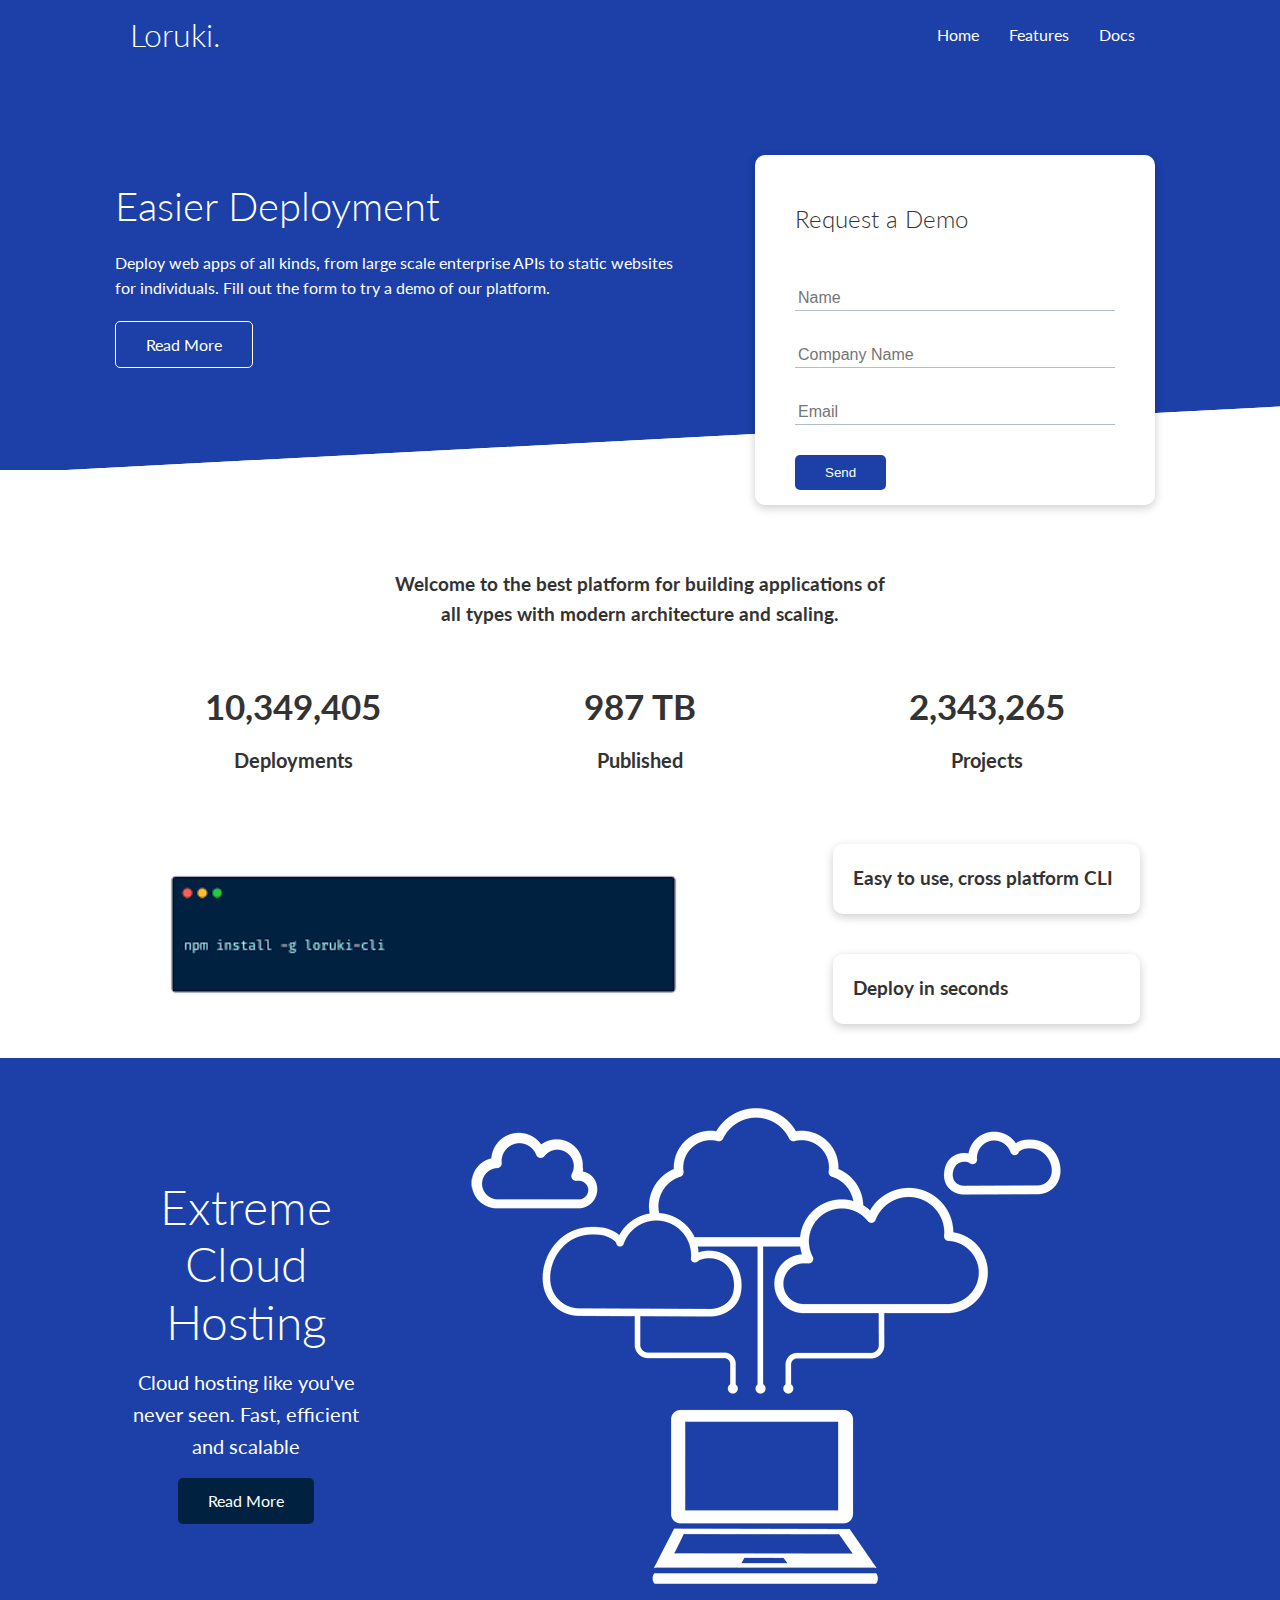
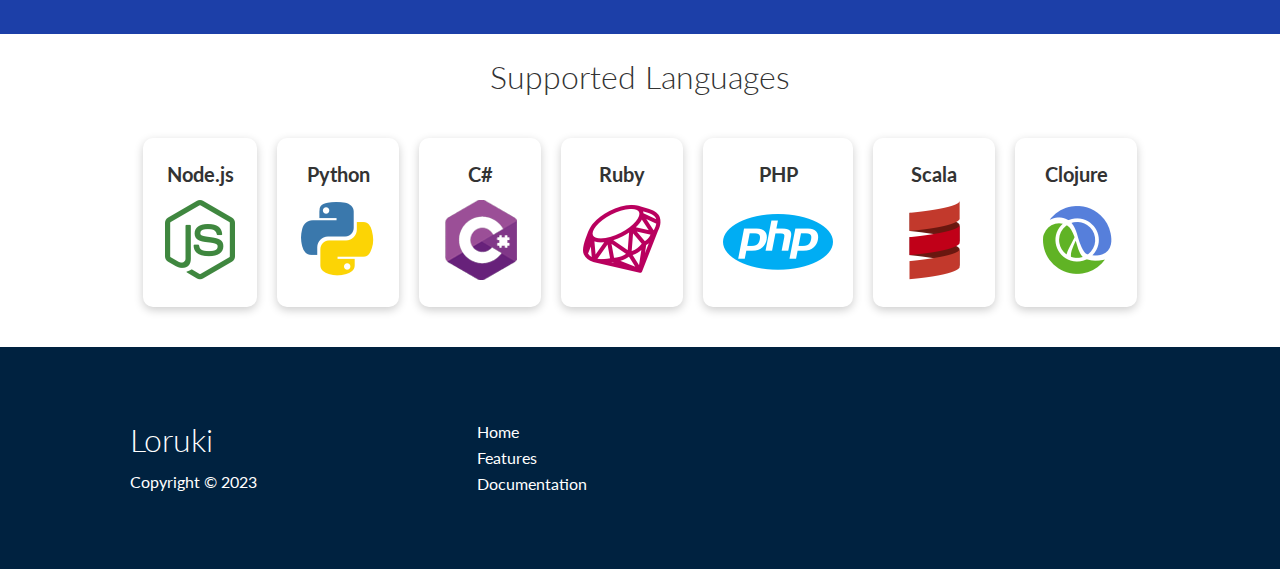
<file: index.html>
<!DOCTYPE html>
<html lang="en">
<head>
    <meta charset="UTF-8">
    <meta name="viewport" content="width=device-width, initial-scale=1.0">
    <link rel="stylesheet" href="https://cdnjs.cloudflare.com/ajax/libs/font-awesome/5.15.1/css/all.min.css" integrity="sha512-+4zCK9k+qNFUR5X+cKL9EIR+ZOhtIloNl9GIKS57V1MyNsYpYcUrUeQc9vNfzsWfV28IaLL3i96P9sdNyeRssA==" crossorigin="anonymous" />
    <link rel="stylesheet" href="css/utilities.css">
    <link rel="stylesheet" href="css/style.css">
    <title>Loruki | Cloud Hosting For Everyone</title>
</head>
<body>
    <!-- Navbar -->
    <div class="navbar">
        <div class="container flex">
            <h1 class="logo">Loruki.</h1>
            <nav>
                <ul>
                    <li><a href="index.html">Home</a></li>
                    <li><a href="features.html">Features</a></li>
                    <li><a href="docs.html">Docs</a></li>
                </ul>
            </nav>
        </div>
    </div>

    <!-- Showcase -->
    <section class="showcase">
        <div class="container grid">
            <div class="showcase-text">
                <h1>Easier Deployment</h1>
                <p>Deploy web apps of all kinds, from large scale enterprise APIs to static websites for individuals. Fill out the form to try a demo of our platform.</p>
                <a href="features.html" class="btn btn-outline">Read More</a>
            </div>

            <div class="showcase-form card">
                <h2>Request a Demo</h2>
                <form name="contact" method="POST" netlify-honeypot="bot-field" data-netlify="true">
                    <input type="hidden" name="form-name" value="contact">
                    <p class="hidden">
                        <label>Don't fill this out if you're human: <input name="bot-field"/></label>
                    </p>
                    <div class="form-control">
                        <input type="text" name="name" placeholder="Name" required>
                    </div>
                    <div class="form-control">
                        <input type="text" name="company" placeholder="Company Name" required>
                    </div>
                    <div class="form-control">
                        <input type="text" name="email" placeholder="Email" required>
                    </div>
                    <input type="submit" value="Send" class="btn btn-primary">
                </form>
            </div>
        </div>
    </section>

    <!-- Stats -->
    <section class="stats">
        <div class="container">
            <h3 class="stats-heading text-center my-1"> 
                Welcome to the best platform for building applications of all types with modern architecture and scaling.
            </h3>
            
            <div class="grid grid-3 text-center my-4">
                <div>
                    <i class="fas fa-server fa-3x"></i>
                    <h3>10,349,405</h3>
                    <p class="text-secondary">Deployments</p>
                </div>
                <div>
                    <i class="fas fa-upload fa-3x"></i>
                    <h3>987 TB</h3>
                    <p class="text-secondary">Published</p>
                </div>
                <div>
                    <i class="fas fa-project-diagram fa-3x"></i>
                    <h3>2,343,265</h3>
                    <p class="text-secondary">Projects</p>
                </div>
            </div>
        </div>
    </section>

    <!-- Cli -->
    <section class="cli">
        <div class="container grid">
            <img src="images/cli.png" alt="">
            <div class="card">
                <h3>Easy to use, cross platform CLI</h3>
            </div>
            <div class="card">
                <h3>Deploy in seconds</h3>
            </div>
        </div>
    </section>

    <!-- Cloud -->
    <section class="cloud bg-primary my-2 py-2">
        <div class="container grid">
            <div class="text-center">
                <h2 class="lg">Extreme Cloud Hosting</h2>
                <p class="lead my-1">Cloud hosting like you've never seen. Fast, efficient and scalable</p>
                <a href="features.html" class="btn btn-dark">Read More
                </a>
            </div>
            <img src="cloud.png" alt="">
        </div>
    </section>

    <!-- Languages -->
    <section class="languages">
        <h2 class="md text-center my-2">
            Supported Languages
        </h2>
        <div class="container flex">
            <div class="card">
                <h4>Node.js</h4>
                <img src="images/logos/node.png" alt="">
            </div>
            <div class="card">
                <h4>Python</h4>
                <img src="images/logos/python.png" alt="">
            </div>
            <div class="card">
                <h4>C#</h4>
                <img src="images/logos/csharp.png" alt="">
            </div>
            <div class="card">
                <h4>Ruby</h4>
                <img src="images/logos/ruby.png" alt="">
            </div>
            <div class="card">
                <h4>PHP</h4>
                <img src="images/logos/php.png" alt="">
            </div>
            <div class="card">
                <h4>Scala</h4>
                <img src="images/logos/scala.png" alt="">
            </div>
            <div class="card">
                <h4>Clojure</h4>
                <img src="images/logos/clojure.png" alt="">
            </div>
        </div>
    </section>

    <!-- Footer -->
    <footer class="footer bg-dark py-5">
        <div class="container grid grid-3">
            <div>
                <h1>Loruki</h1>
                <p>Copyright &copy; 2023</p>
            </div>
            <nav>
                <ul>
                    <li><a href="index.html">Home</a></li>
                    <li><a href="features.html">Features</a></li>
                    <li><a href="docs.html">Documentation</a></li>
                </ul>
            </nav>
            <div class="social">
                <a href="#"><i class="fab fa-github fa-2x"></i></a>
                <a href="#"><i class="fab fa-facebook fa-2x"></i></a>
                <a href="#"><i class="fab fa-instagram fa-2x"></i></a>
                <a href="#"><i class="fab fa-twitter fa-2x"></i></a>
            </div>
        </div>
    </footer>
</body>
</html>
</file>
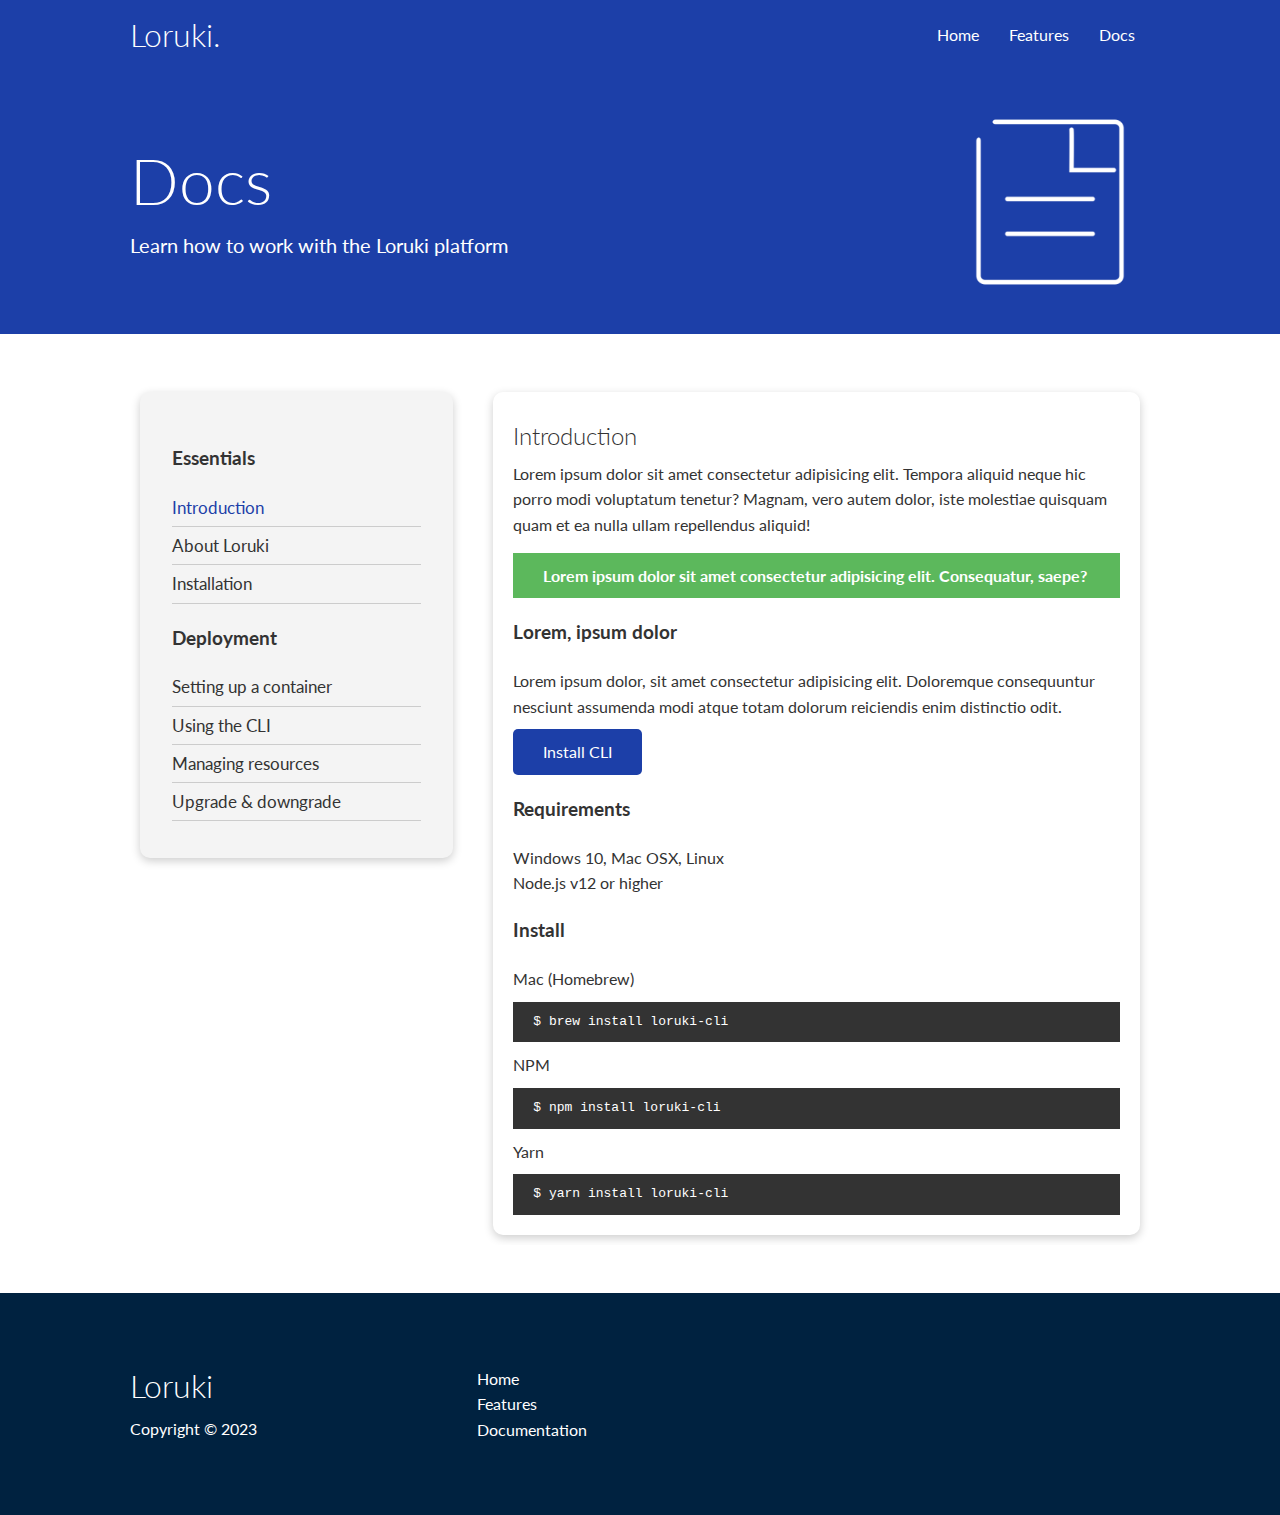
<file: docs.html>
<!DOCTYPE html>
<html lang="en">
<head>
    <meta charset="UTF-8">
    <meta name="viewport" content="width=device-width, initial-scale=1.0">
    <link rel="stylesheet" href="https://cdnjs.cloudflare.com/ajax/libs/font-awesome/5.15.1/css/all.min.css" integrity="sha512-+4zCK9k+qNFUR5X+cKL9EIR+ZOhtIloNl9GIKS57V1MyNsYpYcUrUeQc9vNfzsWfV28IaLL3i96P9sdNyeRssA==" crossorigin="anonymous" />
    <link rel="stylesheet" href="css/utilities.css">
    <link rel="stylesheet" href="css/style.css">
    <title>Loruki | Cloud Hosting For Everyone</title>
</head>
<body>
    <!-- Navbar -->
    <div class="navbar">
        <div class="container flex">
            <h1 class="logo">Loruki.</h1>
            <nav>
                <ul>
                    <li><a href="index.html">Home</a></li>
                    <li><a href="features.html">Features</a></li>
                    <li><a href="docs.html">Docs</a></li>
                </ul>
            </nav>
        </div>
    </div>

    <!--Head--> 
    <section class="docs-head bg-primary py-3">
        <div class="container grid">
            <div>
                <h1 class="xl">Docs</h1>
                <p class="lead">
                    Learn how to work with the Loruki platform
            </div>
            <img src="docs.png" alt="">
        </div>
    </section>

    <!-- Docs main-->
    <section class="docs-main my-4">
        <div class="container grid">
            <div class="card bg-light p-3">
                <h3 class="my-2">Essentials</h3>
                <nav>
                    <ul>
                        <li><a class="text-primary"href="#">Introduction</a></li>
                        <li><a href="#">About Loruki</a></li>
                        <li><a href="#">Installation</a></li>
                    </ul>
                </nav>
                <h3 class="my-2">Deployment</h3>
                <nav>
                    <ul>
                        <li><a href="#">Setting up a container</a></li>
                        <li><a href="#">Using the CLI</a></li>
                        <li><a href="#">Managing resources</a></li>
                        <li><a href="#">Upgrade & downgrade</a></li>
                    </ul>
                </nav>
            </div>
            <div class="card">
                <h2>Introduction</h2>
                <p>Lorem ipsum dolor sit amet consectetur adipisicing elit. Tempora aliquid neque hic porro modi voluptatum tenetur? Magnam, vero autem dolor, iste molestiae quisquam quam et ea nulla ullam repellendus aliquid!</p>
                <div class="alert alert-success">
                    <i class="fas fa-info"></i>Lorem ipsum dolor sit amet consectetur adipisicing elit. Consequatur, saepe?
                </div>
                <h3>Lorem, ipsum dolor</h3>
                <p>Lorem ipsum dolor, sit amet consectetur adipisicing elit. Doloremque consequuntur nesciunt assumenda modi atque totam dolorum reiciendis enim distinctio odit.</p>
                <a href="#" class="btn btn-primary">Install CLI</a>

                <H3>Requirements</H3>
                <ul>
                    <li>Windows 10, Mac OSX, Linux</li>
                    <li>Node.js v12 or higher</li>
                </ul>

                <h3>Install</h3>
                <p>Mac (Homebrew)</p>
                <pre><code>$ brew install loruki-cli</code></pre>
                <p>NPM</p>
                <pre><code>$ npm install loruki-cli</code></pre>
                <p>Yarn</p>
                <pre><code>$ yarn install loruki-cli</code></pre>

            </div>

        </div>
    </section>

    <!-- Footer -->
    <footer class="footer bg-dark py-5">
        <div class="container grid grid-3">
            <div>
                <h1>Loruki</h1>
                <p>Copyright &copy; 2023</p>
            </div>
            <nav>
                <ul>
                    <li><a href="index.html">Home</a></li>
                    <li><a href="features.html">Features</a></li>
                    <li><a href="docs.html">Documentation</a></li>
                </ul>
            </nav>
            <div class="social">
                <a href="#"><i class="fab fa-github fa-2x"></i></a>
                <a href="#"><i class="fab fa-facebook fa-2x"></i></a>
                <a href="#"><i class="fab fa-instagram fa-2x"></i></a>
                <a href="#"><i class="fab fa-twitter fa-2x"></i></a>
            </div>
        </div>
    </footer>
</body>
</html>
</file>
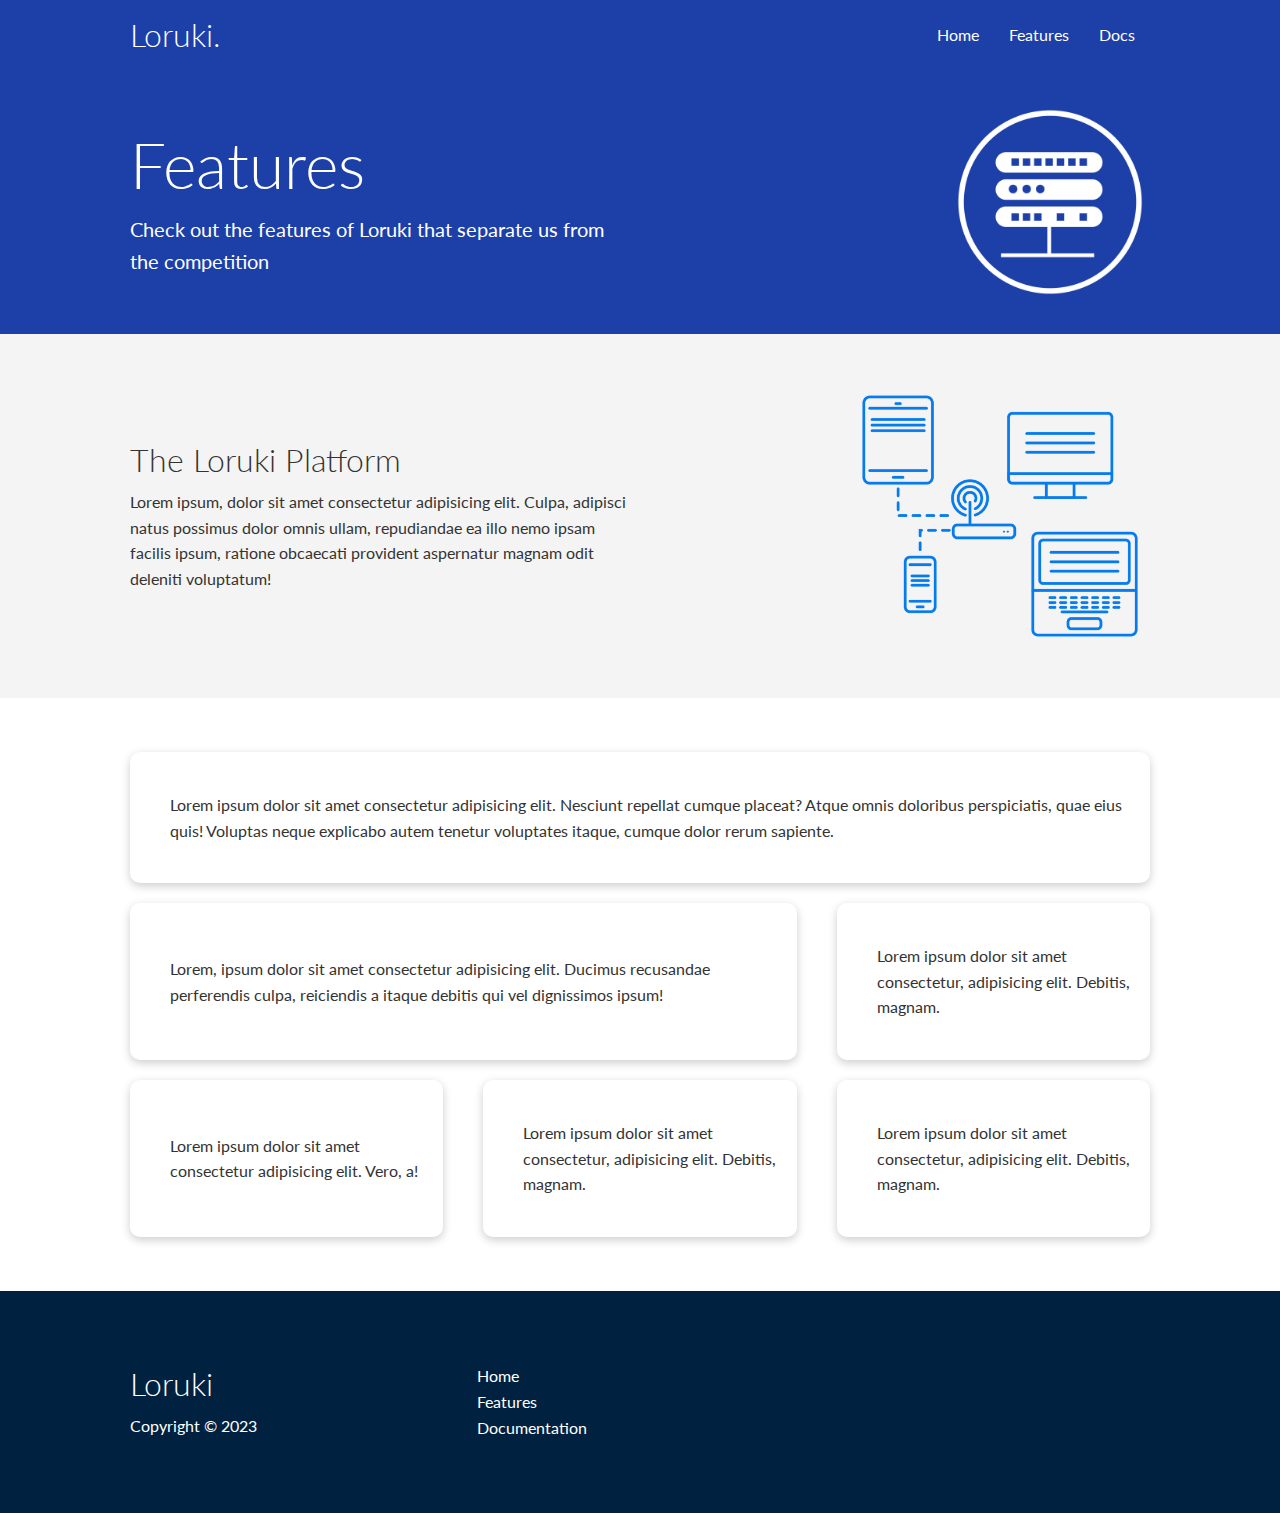
<file: features.html>
<!DOCTYPE html>
<html lang="en">
<head>
    <meta charset="UTF-8">
    <meta name="viewport" content="width=device-width, initial-scale=1.0">
    <link rel="stylesheet" href="https://cdnjs.cloudflare.com/ajax/libs/font-awesome/5.15.1/css/all.min.css" integrity="sha512-+4zCK9k+qNFUR5X+cKL9EIR+ZOhtIloNl9GIKS57V1MyNsYpYcUrUeQc9vNfzsWfV28IaLL3i96P9sdNyeRssA==" crossorigin="anonymous" />
    <link rel="stylesheet" href="css/utilities.css">
    <link rel="stylesheet" href="css/style.css">
    <title>Loruki | Cloud Hosting For Everyone</title>
</head>
<body>
    <!-- Navbar -->
    <div class="navbar">
        <div class="container flex">
            <h1 class="logo">Loruki.</h1>
            <nav>
                <ul>
                    <li><a href="index.html">Home</a></li>
                    <li><a href="features.html">Features</a></li>
                    <li><a href="docs.html">Docs</a></li>
                </ul>
            </nav>
        </div>
    </div>

    <!--Head--> 
    <section class="features-head bg-primary py-3">
        <div class="container grid">
            <div>
                <h1 class="xl">Features</h1>
                <p class="lead">
                    Check out the features of Loruki that separate us from the competition
                </p>
            </div>
            <img src="server.png" alt="">
        </div>
    </section>

    <!-- Sub head -->
    <section class="features-sub-head bg-light py-3">
        <div class="container grid">
            <div>
                <h1 class="md">The Loruki Platform</h1>
                <p>
                    Lorem ipsum, dolor sit amet consectetur adipisicing elit. Culpa, adipisci natus possimus dolor omnis ullam, repudiandae ea illo nemo ipsam facilis ipsum, ratione obcaecati provident aspernatur magnam odit deleniti voluptatum!
                </p>
            </div>
            <img src="server2.png" alt="">
        </div>
    </section>

    <section class="features-main my-2">
        <div class="container grid grid-3">
            <div class="card flex">
                <i class="fas fa-server fa-3x"></i>
                <p>Lorem ipsum dolor sit amet consectetur adipisicing elit. Nesciunt repellat cumque placeat? Atque omnis doloribus perspiciatis, quae eius quis! Voluptas neque explicabo autem tenetur voluptates itaque, cumque dolor rerum sapiente.</p>
            </div>
            <div class="card flex">
                <i class="fas fa-network-wired fa-3x"></i>
                <p>
                    Lorem, ipsum dolor sit amet consectetur adipisicing elit. Ducimus
                    recusandae perferendis culpa, reiciendis a itaque debitis qui vel
                    dignissimos ipsum!
                </p>
            </div>
            <div class="card flex">
                <i class="fas fa-laptop-code fa-3x"></i>
                <p>
                    Lorem ipsum dolor sit amet consectetur, adipisicing elit. Debitis,
                    magnam.
                </p>
            </div>
            <div class="card flex">
                <i class="fas fa-database fa-3x"></i>
                <p>
                    Lorem ipsum dolor sit amet consectetur adipisicing elit. Vero, a!
                </p>
            </div>
            <div class="card flex">
                <i class="fas fa-power-off fa-3x"></i>
                <p>
                    Lorem ipsum dolor sit amet consectetur, adipisicing elit. Debitis,
                    magnam.
                </p>
            </div>
            <div class="card flex">
                <i class="fas fa-upload fa-3x"></i>
                <p>
                    Lorem ipsum dolor sit amet consectetur, adipisicing elit. Debitis,
                    magnam.
                </p>
            </div>

        </div>
    </section>

    <!-- Footer -->
    <footer class="footer bg-dark py-5">
        <div class="container grid grid-3">
            <div>
                <h1>Loruki</h1>
                <p>Copyright &copy; 2023</p>
            </div>
            <nav>
                <ul>
                    <li><a href="index.html">Home</a></li>
                    <li><a href="features.html">Features</a></li>
                    <li><a href="docs.html">Documentation</a></li>
                </ul>
            </nav>
            <div class="social">
                <a href="#"><i class="fab fa-github fa-2x"></i></a>
                <a href="#"><i class="fab fa-facebook fa-2x"></i></a>
                <a href="#"><i class="fab fa-instagram fa-2x"></i></a>
                <a href="#"><i class="fab fa-twitter fa-2x"></i></a>
            </div>
        </div>
    </footer>
</body>
</html>
</file>
<file: css/utilities.css>
/* Utilities */
.container {
    max-width: 1100px;
    margin: 0 auto;
    overflow: auto;
    padding: 0 40px;
}

.card {
    background-color: #fff;
    color: #333;
    border-radius: 10px;
    box-shadow: 0 3px 10px rgba(0, 0, 0, 0.2);
    padding: 20px;
    margin: 10px;
}

.btn {
    display: inline-block;
    padding: 10px 30px;
    cursor: pointer;
    background: var(--primary-color);
    color: #fff;
    border: none;
    border-radius: 5px;
}

.btn-outline {
    background-color: transparent;
    border: 1px #fff solid;
}

.btn:hover {
    transform: scale(0.98);
}

/* Backgrounds & colored buttons */
.bg-primary,
.btn-primary {
    background-color: var(--primary-color);
    color: #fff;
}

.bg-secondary,
.btn-secondary {
    background-color: var(--secondary-color);
    color: #fff;
}

.bg-dark,
.btn-dark {
    background-color: var(--dark-color);
    color: #fff;
}

.bg-light,
.btn-light {
    background-color: var(--light-color);
    color: #333;
}

.bg-primary a,
.btn-primary a,
.bg-secondary a,
.btn-secondary a,
.bg-dark a,
.btn-dark a {
    color: #fff;
} 

/* Text Colors */
.text-primary {
    color: var(--primary-color);
}

.text-secondary {
    color: var(--secondary-color);
}

.text-dark {
    color: var(--dark-color);
}

.text-light {
    color: var(--light-color);
}

/* Text sizes */
.lead {
    font-size: 20px;
}

.sm {
    font-size: 20px;
}

.md {
    font-size: 2rem;
}

.lg {
    font-size: 3rem;
}

.xl {
    font-size: 4rem;
}

.text-center {
    text-align: center;
}

/* Alert */
.alert {
    background-color: var(--light-color);
    padding: 10px 20px;
    font-weight: bold;
    margin: 15px 0;
}

.alert i {
    margin-right: 10px;
}

.alert-success {
    background-color: var(--success-color);
    color: #fff;
}

.alert-error {
    background-color: var(--error-color);
    color: #fff;
}

.flex {
    display: flex;
    justify-content: center;
    align-items: center;
    height: 100%;
}

.grid {
    display: grid;
    grid-template-columns: repeat(2, 1fr);
    gap: 20px;
    justify-content: center;
    align-items: center;
    height: 100%;
}

.grid-3 {
    grid-template-columns: repeat(3, 1fr);
}

/* Margin */
.my-1 {
    margin: 1rem 0;
}
.my-2 {
    margin: 1.5rem 0;
}
.my-3 {
    margin: 2rem 0;
}
.my-4 {
    margin: 3rem 0;
}
.my-5 {
    margin: 4rem 0;
}

.m-1 {
    margin: 1rem;
}
.m-2 {
    margin: 1.5rem;
}
.m-3 {
    margin: 2rem;
}
.m-4 {
    margin: 3rem;
}
.m-5 {
    margin: 4rem;
}

/* Padding */
.py-1 {
    padding: 1rem 0;
}
.py-2 {
    padding: 1.5rem 0;
}
.py-3 {
    padding: 2rem 0;
}
.py-4 {
    padding: 3rem 0;
}
.py-5 {
    padding: 4rem 0;
}

.p-1 {
    padding: 1rem;
}
.p-2 {
    padding: 1.5rem;
}
.p-3 {
    padding: 2rem;
}
.p-4 {
    padding: 3rem;
}
.p-5 {
    padding: 4rem;
}
</file>
<file: css/style.css>
@import url('https://fonts.googleapis.com/css2?family=Lato:wght@300&display=swap');

:root {
    --primary-color: #047aed;
    --primary-color: #1c3fa8;
    --dark-color: #002240;
    --light-color: #f4f4f4;
    --success-color: #5cb85c;
    --error-color: #d9534f;
}

* {
    box-sizing: border-box;
    padding: 0;
    margin: 0;
}

body {
    font-family: 'Lato', sans-serif;
    color: #333;
    line-height: 1.6;
}

ul {
    list-style-type: none;
}

a {
    text-decoration: none;
    color: #333;
}

h1,
h2 {
    font-weight: 300;
    line-height: 1.2;
    margin: 10px 0;
}

p {
    margin: 10px 0;
}

img {
    height: 100%;
}

code,
pre {
    background: #333;
    color: #fff;
    padding: 10px;
}

.hidden {
    visibility: hidden;
    height: 0;
}

/* Navbar */
.navbar {
    background-color: var(--primary-color);
    color: #fff;
    height: 70px;
}

.navbar ul {
    display: flex;
}

.navbar a {
    color: #fff;
    padding: 10px;
    margin: 0 5px;
}

.navbar a:hover {
    border-bottom: 2px #fff solid;
}

.navbar .flex {
    justify-content: space-between;
}

/* showcase */
.showcase {
    height: 400px;
    background-color: var(--primary-color);
    color: #fff;
    position: relative;
}

.showcase h1 {
    font-size: 40px;
}

.showcase p {
    margin: 20px 0;
}

.showcase .grid {
    overflow: visible;
    grid-template-columns: 55% 45%;
    gap: 30px;
}

.showcase-text {
    animation: slideInFromLeft 1s ease-in;
}

.showcase-form {
    position: relative;
    top: 60px;
    height: 350px;
    width: 400px;
    padding: 40px;
    z-index: 100;
    justify-self: flex-end;
    z-index: 100;
    animation: slideInFromRight 1s ease-in;
}

.showcase-form .form-control {
    margin: 30px 0;
}

.showcase-form input[type='text'],
.showcase-form input[type='email'] {
    border: 0;
    border-bottom: 1px solid #b4becb;
    width: 100%;
    padding: 3px;
    font-size: 16px;
}

.showcase-form input:focus {
    outline: none;
}

.showcase::before,
.showcase::after {
    content: '';
    position: absolute;
    height: 100px;
    bottom: -70px;
    right: 0;
    left: 0;
    background: #fff;
    transform: skewY(-3deg);
    --webkit-transform: skewY(-3deg);
    --moz-transform: skewY(-3deg);
    --ms-transform: skewY(-3deg);
}

/* stats */
.stats {
    padding-top: 100px;
    animation: slideInFromBottom 1s ease-in;
}

.stats-heading {
    max-width: 500px;
    margin: auto;
}

.stats .grid h3 {
    font-size: 35px;
}

.stats .grid p {
    font-size: 20px;
    font-weight: bold;
}

/* CLI */
.cli .grid {
    grid-template-columns: repeat(3, 1fr);
    grid-template-rows: repeat(2, 1fr);
}

.cli .grid > *:first-child {
    grid-column: 1 / span 2;
    grid-row: 1 / span 2;
}

/* Cloud */
.cloud .grid {
    grid-template-columns: 4fr 3fr;
}

/* languages */
.languages .flex {
    flex-wrap: wrap;
}

.languages .card {
    text-align: center;
    margin: 18px 10px 40px;
    transition: transform 0.2s ease-in;
}

.languages .card h4 {
    font-size: 20px;
    margin-bottom: 10px;
}

.languages .card:hover {
    transform: translateY(-15px);
}

/* Features */
.features-head img,
.docs-head img{
    width: 200px;
    justify-self: flex-end;
}

.features-sub-head img {
    width: 300px;
    justify-self: flex-end;
}

.features-main .card > i {
    margin-right: 20px;
}
.features-main .grid {
    padding: 30px;
}

.features-main .grid > *:first-child {
    grid-column: 1 / span 3;
}

.features-main .grid > *:nth-child(2) {
    grid-column: 1 / span 2;
}

/* Docs */
.docs-main h3 {
    margin: 20px 0;
}

.docs-main .grid {
    grid-template-columns: 1fr 2fr;
    align-items: flex-start;
}

.docs-main nav li {
    font-size: 17px;
    padding-bottom: 5px;
    margin-bottom: 5px;
    border-bottom: 1px #ccc solid;
}

.docs-main a:hover {
    font-weight: bold;
}

/* Footer */
.footer .social a {
    margin: 0 10px;
}

/* Animations */
@keyframes slideInFromLeft {
    0% {
        transform: translateX(-100%);
    }

    100% {
        transform: translateX(0);
    }
}

@keyframes slideInFromRight {
    0% {
        transform: translateX(100%);
    }

    100% {
        transform: translateX(0);
    }
}

@keyframes slideInFromTop {
    0% {
        transform: translateY(-100%);
    }

    100% {
        transform: translateX(0);
    }
}

@keyframes slideInFromBottom {
    0% {
        transform: translateY(100%);
    }

    100% {
        transform: translateX(0);
    }
}

/* Tablets & under */
@media(max-width: 768px) {
    .grid,
    .showcase .grid,
    .stats .grid,
    .cli .grid,
    .cloud .grid 
    .features-main .grid
    .docs-main .grid {
        grid-template-columns: 1fr;
        grid-template-rows: 1fr;
    }

    .showcase {
        height: auto;
    }

    .showcase-text {
        text-align: center;
        margin-top: 40px;
    }

    .showcase-form {
        justify-self: center;
        margin: auto;
    }

    .cli .grid > *:first-child {
        grid-column: 1;
        grid-row: 1;
    }

    .features-head,
    .features-sub-head,
    .docs-head {
        text-align: center;
    }

    .features-head img,
    .features-sub-head img,
    .docs-head img{
        justify-self: center;
    }

    .features-main .grid > *:first-child,
    .features-main .grid > *:nth-child(2) {
        grid-column: 1;
    }
}

/* mobile */
@media(max-width: 500px) {
    .navbar {
        height: 110px;
    }

    .navbar .flex {
        flex-direction: column;
    }

    .navbar ul {
        padding: 10px;
        background-color: rgba(0, 0, 0, 0.1);
    }
}
</file>
